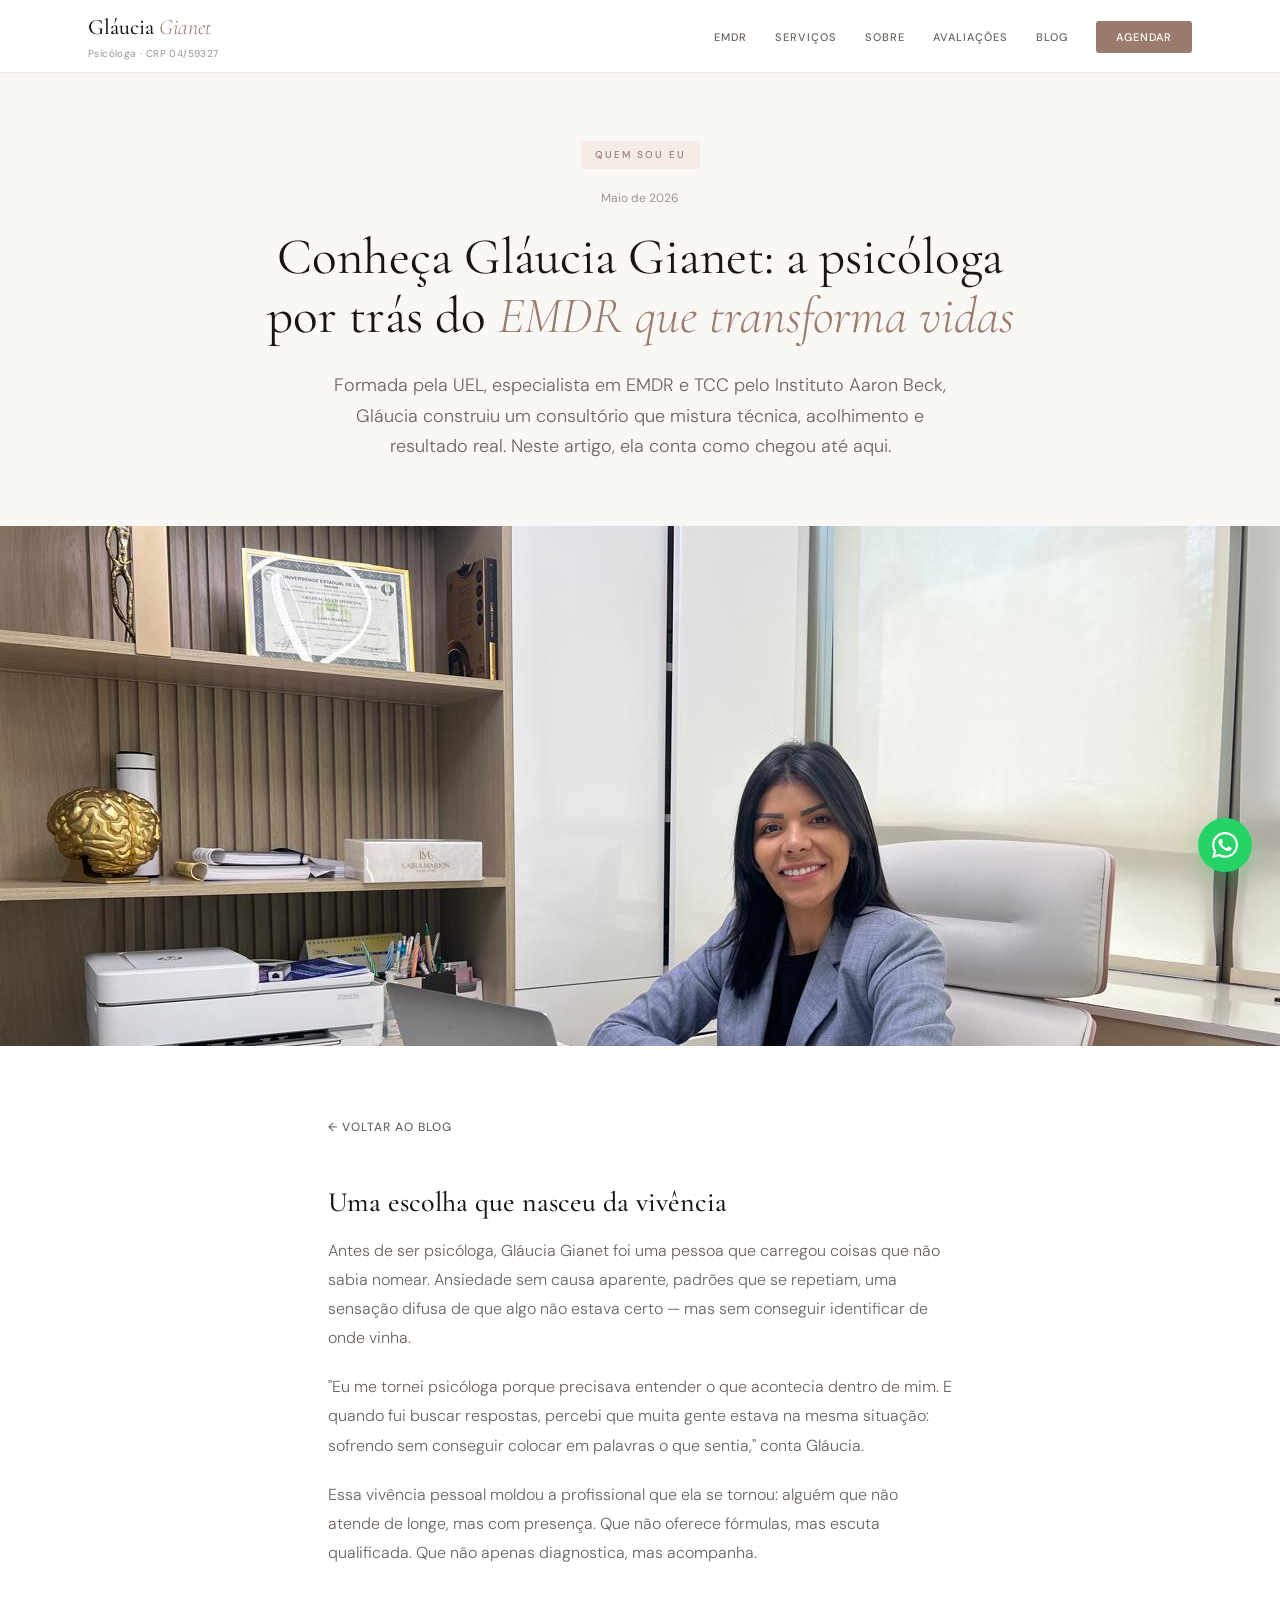
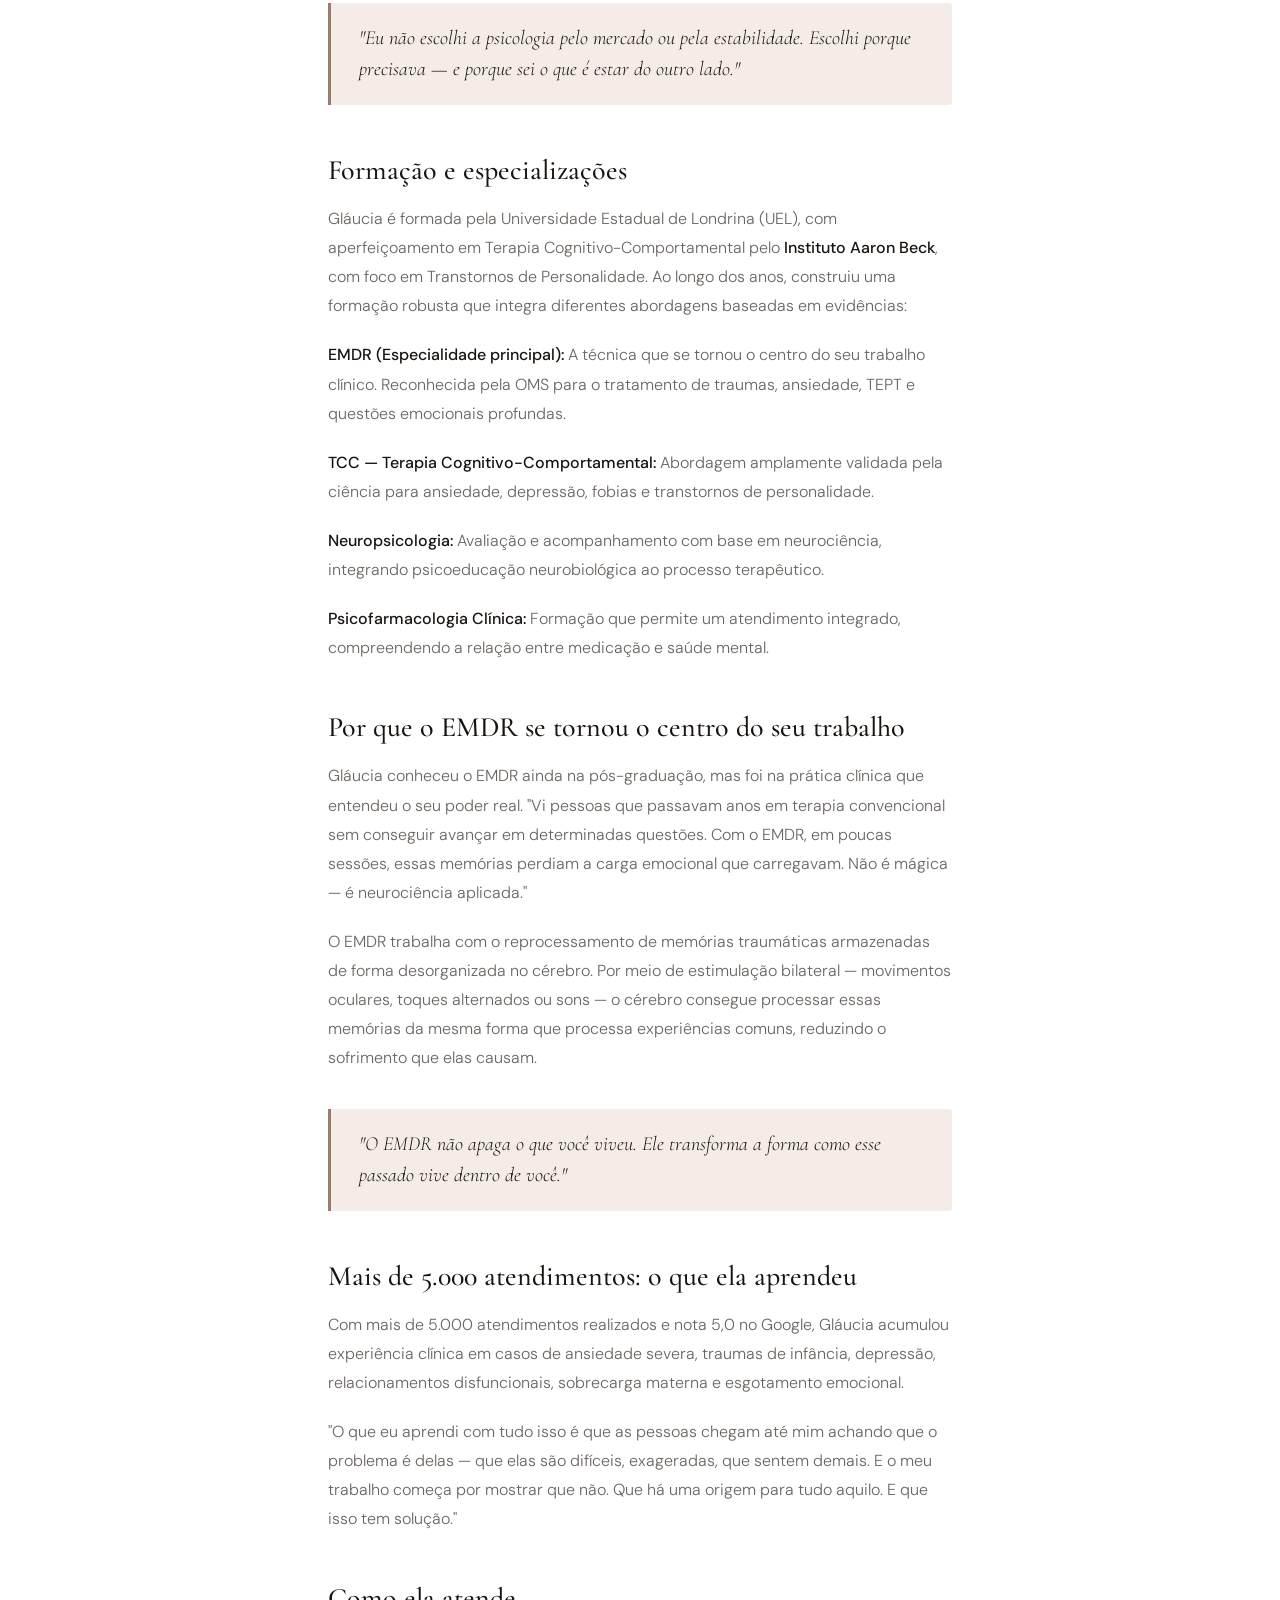
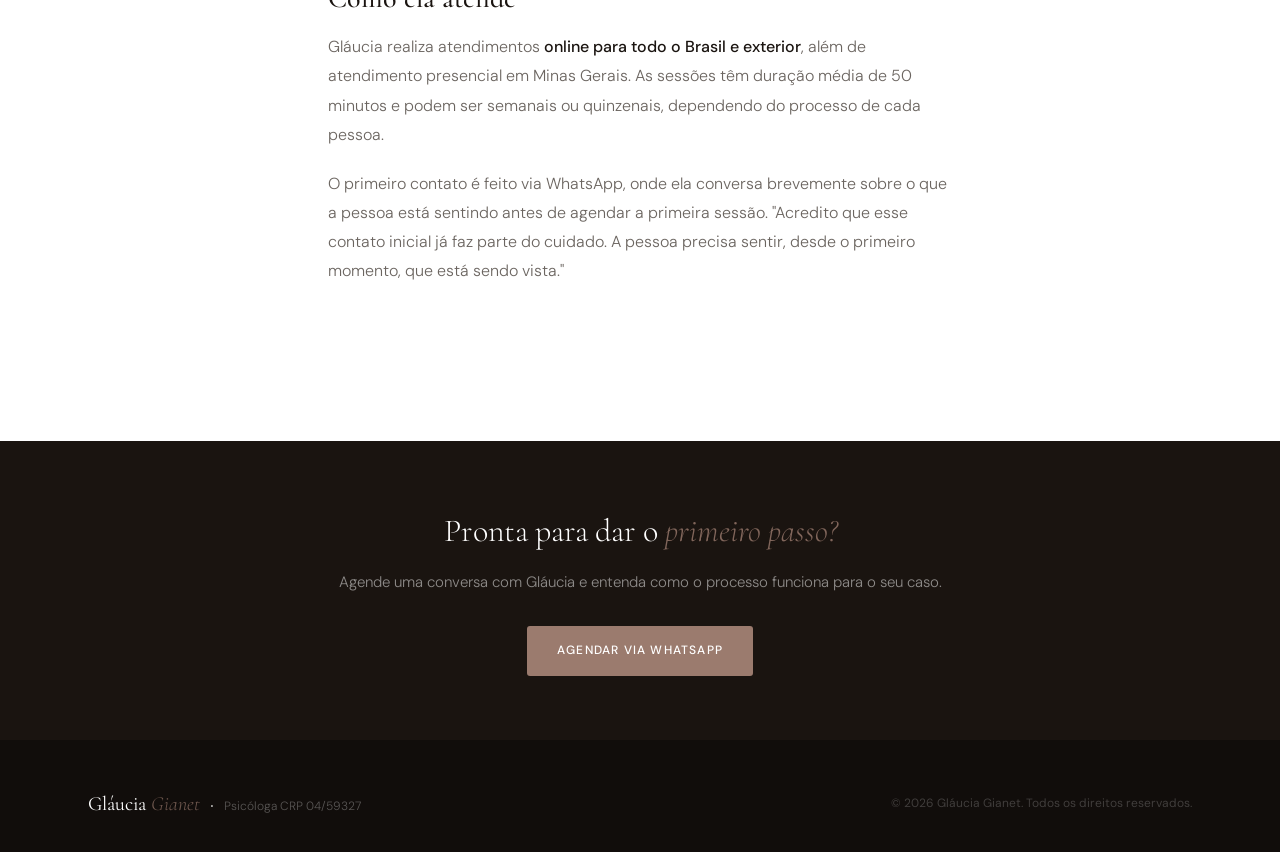
<file: artigo-1.html.html>
<!DOCTYPE html>
<html lang="pt-BR">
<head>
  <meta charset="UTF-8"/>
  <meta name="viewport" content="width=device-width, initial-scale=1.0"/>
  <meta name="description" content="Conheça Gláucia Gianet, psicóloga especialista em EMDR e TCC pelo Instituto Aaron Beck. A história de uma profissional que une técnica, acolhimento e resultado real."/>
  <title>Conheça Gláucia Gianet | Blog</title>
  <link rel="preconnect" href="https://fonts.googleapis.com"/>
  <link rel="preconnect" href="https://fonts.gstatic.com" crossorigin/>
  <link href="https://fonts.googleapis.com/css2?family=Cormorant+Garamond:ital,wght@0,300;0,400;0,500;0,600;1,300;1,400&family=DM+Sans:wght@300;400;500&display=swap" rel="stylesheet"/>
  <style>
    *,*::before,*::after{box-sizing:border-box;margin:0;padding:0}
    :root{color-scheme:light only;}
    html,body{color-scheme:light only!important;background-color:#FFFFFF!important}
    :root{
      --bg:#FFFFFF;--bg-alt:#FAF8F5;--bg-dark:#1A1410;
      --accent:#9B7B6E;--accent-lt:#F5ECE8;--accent-dk:#7A5F54;
      --text:#1A1410;--text-muted:#6B6560;--text-light:#9A9390;
      --border:#EDE5E0;--ff-d:'Cormorant Garamond',Georgia,serif;
      --ff-b:'DM Sans',system-ui,sans-serif;--max:1200px;
    }
    html{scroll-behavior:smooth}
    body{font-family:var(--ff-b);color:var(--text)!important;background:#FFFFFF!important;line-height:1.6;-webkit-font-smoothing:antialiased}
    img{display:block;max-width:100%}
    a{text-decoration:none;color:inherit}
    .wrap{max-width:var(--max);margin:0 auto;padding:0 48px}
    .btn{display:inline-flex;align-items:center;gap:8px;padding:15px 30px;font-family:var(--ff-b);font-size:12px;font-weight:500;letter-spacing:1.2px;text-transform:uppercase;transition:all .22s;cursor:pointer;border:none;border-radius:3px}
    .btn--p{background:var(--accent);color:#fff}
    .btn--p:hover{background:var(--accent-dk)}
    .btn--g{background:transparent;color:var(--text);border:1.5px solid var(--border)}
    .btn--g:hover{border-color:var(--accent);color:var(--accent)}
    /* NAV */
    .nav{position:fixed;top:0;left:0;right:0;z-index:100;background:rgba(255,255,255,.97)!important;backdrop-filter:blur(12px);border-bottom:1px solid var(--border);transition:box-shadow .3s}
    .nav.sc{box-shadow:0 4px 24px rgba(0,0,0,.06)}
    .nav-in{display:flex;align-items:center;justify-content:space-between;height:72px;max-width:var(--max);margin:0 auto;padding:0 48px}
    .nav-logo{font-family:var(--ff-d);font-size:22px;font-weight:500;color:var(--text)!important}
    .nav-logo em{font-style:italic;font-weight:300;color:var(--accent)}
    .nav-crp{font-size:10px;color:var(--text-light);letter-spacing:.4px;margin-top:1px}
    .nav-links{display:flex;align-items:center;gap:28px;list-style:none}
    .nav-links a{font-size:11px;font-weight:500;letter-spacing:1px;text-transform:uppercase;color:var(--text-muted);transition:color .2s}
    .nav-links a:hover{color:var(--accent)}
    .nav-cta{background:var(--accent)!important;color:#fff!important;padding:9px 20px;border-radius:3px}
    /* ARTICLE */
    .art-hero{padding:140px 0 64px;background:var(--bg-alt)!important;text-align:center}
    .art-tag{display:inline-block;font-size:10px;font-weight:500;text-transform:uppercase;letter-spacing:2px;color:var(--accent);background:var(--accent-lt);padding:6px 14px;border-radius:2px;margin-bottom:20px}
    .art-date{font-size:12px;color:var(--text-light);margin-bottom:20px}
    .art-title{font-family:var(--ff-d);font-size:clamp(32px,4vw,54px);font-weight:400;line-height:1.15;color:var(--text)!important;max-width:760px;margin:0 auto 24px}
    .art-title em{font-style:italic;color:var(--accent);font-weight:300}
    .art-intro{font-size:18px;line-height:1.7;color:var(--text-muted);max-width:620px;margin:0 auto;font-weight:300}
    .art-img{max-height:520px;overflow:hidden;margin-bottom:0}
    .art-img img{width:100%;height:520px;object-fit:cover;object-position:center 20%}
    .art-body{max-width:720px;margin:0 auto;padding:72px 48px}
    .art-body h2{font-family:var(--ff-d);font-size:28px;font-weight:500;color:var(--text)!important;margin:48px 0 16px;line-height:1.25}
    .art-body h3{font-family:var(--ff-d);font-size:22px;font-weight:500;color:var(--text)!important;margin:32px 0 12px}
    .art-body p{font-size:16px;line-height:1.82;color:var(--text-muted);margin-bottom:20px;font-weight:300}
    .art-body strong{font-weight:500;color:var(--text)}
    .art-quote{border-left:3px solid var(--accent);padding:20px 28px;margin:36px 0;background:var(--accent-lt)!important;border-radius:0 3px 3px 0}
    .art-quote p{font-family:var(--ff-d);font-size:20px;font-style:italic;font-weight:300;color:var(--text)!important;margin:0;line-height:1.55}
    .art-cta{background:var(--bg-dark)!important;padding:64px 48px;text-align:center;margin-top:64px}
    .art-cta h3{font-family:var(--ff-d);font-size:32px;font-weight:300;color:#fff!important;margin-bottom:14px}
    .art-cta h3 em{font-style:italic;color:rgba(155,123,110,.8)}
    .art-cta p{font-size:15px;color:rgba(255,255,255,.5);margin-bottom:32px;font-weight:300}
    .art-back{display:flex;align-items:center;gap:8px;font-size:12px;font-weight:500;text-transform:uppercase;letter-spacing:1px;color:var(--text-muted);margin-bottom:0}
    .art-back:hover{color:var(--accent)}
    .footer{background:#110D0B!important;padding:48px 0 32px}
    .foot-in{display:flex;justify-content:space-between;align-items:center}
    .foot-name{font-family:var(--ff-d);font-size:20px;font-weight:400;color:#fff!important}
    .foot-name em{font-style:italic;font-weight:300;color:rgba(155,123,110,.7)}
    .foot-copy{font-size:12px;color:rgba(255,255,255,.2)}
    .wpp-f{position:fixed;bottom:28px;right:28px;z-index:90;width:54px;height:54px;border-radius:50%;background:#25D366;display:flex;align-items:center;justify-content:center;box-shadow:0 8px 24px rgba(37,211,102,.3);transition:transform .2s}
    .wpp-f:hover{transform:scale(1.1)}
    .wpp-f svg{width:26px;height:26px;fill:#fff}
    @media(max-width:768px){.wrap{padding:0 24px}.nav-in{padding:0 24px}.nav-links{display:none}.art-body{padding:48px 24px}.art-hero{padding:110px 24px 48px}.art-cta{padding:48px 24px}.foot-in{flex-direction:column;gap:12px;text-align:center}}
  </style>
</head>
<body>

<nav class="nav" id="nav">
  <div class="nav-in">
    <div>
      <a href="/index.html" class="nav-logo">Gláucia <em>Gianet</em></a>
      <p class="nav-crp">Psicóloga · CRP 04/59327</p>
    </div>
    <ul class="nav-links">
      <li><a href="/index.html#emdr">EMDR</a></li>
      <li><a href="/index.html#servicos">Serviços</a></li>
      <li><a href="/index.html#sobre">Sobre</a></li>
      <li><a href="/index.html#avaliacoes">Avaliações</a></li>
      <li><a href="/index.html#blog">Blog</a></li>
      <li><a href="https://wa.me/5531997834890?text=Olá%2C%20Gláucia.%20Vi%20seu%20site%20e%20gostaria%20de%20saber%20mais%20sobre%20o%20atendimento." target="_blank" class="nav-cta">Agendar</a></li>
    </ul>
  </div>
</nav>

<section class="art-hero">
  <div class="wrap">
    <span class="art-tag">Quem sou eu</span>
    <div class="art-date">Maio de 2026</div>
    <h1 class="art-title">Conheça Gláucia Gianet: a psicóloga por trás do <em>EMDR que transforma vidas</em></h1>
    <p class="art-intro">Formada pela UEL, especialista em EMDR e TCC pelo Instituto Aaron Beck, Gláucia construiu um consultório que mistura técnica, acolhimento e resultado real. Neste artigo, ela conta como chegou até aqui.</p>
  </div>
</section>

<div class="art-img">
  <img src="/img/img-6.jpg" alt="Gláucia Gianet"/>
</div>

<div class="art-body">
  <a href="/index.html#blog" class="art-back">← Voltar ao blog</a>

  <h2>Uma escolha que nasceu da vivência</h2>
  <p>Antes de ser psicóloga, Gláucia Gianet foi uma pessoa que carregou coisas que não sabia nomear. Ansiedade sem causa aparente, padrões que se repetiam, uma sensação difusa de que algo não estava certo — mas sem conseguir identificar de onde vinha.</p>
  <p>"Eu me tornei psicóloga porque precisava entender o que acontecia dentro de mim. E quando fui buscar respostas, percebi que muita gente estava na mesma situação: sofrendo sem conseguir colocar em palavras o que sentia," conta Gláucia.</p>
  <p>Essa vivência pessoal moldou a profissional que ela se tornou: alguém que não atende de longe, mas com presença. Que não oferece fórmulas, mas escuta qualificada. Que não apenas diagnostica, mas acompanha.</p>

  <div class="art-quote"><p>"Eu não escolhi a psicologia pelo mercado ou pela estabilidade. Escolhi porque precisava — e porque sei o que é estar do outro lado."</p></div>

  <h2>Formação e especializações</h2>
  <p>Gláucia é formada pela Universidade Estadual de Londrina (UEL), com aperfeiçoamento em Terapia Cognitivo-Comportamental pelo <strong>Instituto Aaron Beck</strong>, com foco em Transtornos de Personalidade. Ao longo dos anos, construiu uma formação robusta que integra diferentes abordagens baseadas em evidências:</p>
  <p><strong>EMDR (Especialidade principal):</strong> A técnica que se tornou o centro do seu trabalho clínico. Reconhecida pela OMS para o tratamento de traumas, ansiedade, TEPT e questões emocionais profundas.</p>
  <p><strong>TCC — Terapia Cognitivo-Comportamental:</strong> Abordagem amplamente validada pela ciência para ansiedade, depressão, fobias e transtornos de personalidade.</p>
  <p><strong>Neuropsicologia:</strong> Avaliação e acompanhamento com base em neurociência, integrando psicoeducação neurobiológica ao processo terapêutico.</p>
  <p><strong>Psicofarmacologia Clínica:</strong> Formação que permite um atendimento integrado, compreendendo a relação entre medicação e saúde mental.</p>

  <h2>Por que o EMDR se tornou o centro do seu trabalho</h2>
  <p>Gláucia conheceu o EMDR ainda na pós-graduação, mas foi na prática clínica que entendeu o seu poder real. "Vi pessoas que passavam anos em terapia convencional sem conseguir avançar em determinadas questões. Com o EMDR, em poucas sessões, essas memórias perdiam a carga emocional que carregavam. Não é mágica — é neurociência aplicada."</p>
  <p>O EMDR trabalha com o reprocessamento de memórias traumáticas armazenadas de forma desorganizada no cérebro. Por meio de estimulação bilateral — movimentos oculares, toques alternados ou sons — o cérebro consegue processar essas memórias da mesma forma que processa experiências comuns, reduzindo o sofrimento que elas causam.</p>

  <div class="art-quote"><p>"O EMDR não apaga o que você viveu. Ele transforma a forma como esse passado vive dentro de você."</p></div>

  <h2>Mais de 5.000 atendimentos: o que ela aprendeu</h2>
  <p>Com mais de 5.000 atendimentos realizados e nota 5,0 no Google, Gláucia acumulou experiência clínica em casos de ansiedade severa, traumas de infância, depressão, relacionamentos disfuncionais, sobrecarga materna e esgotamento emocional.</p>
  <p>"O que eu aprendi com tudo isso é que as pessoas chegam até mim achando que o problema é delas — que elas são difíceis, exageradas, que sentem demais. E o meu trabalho começa por mostrar que não. Que há uma origem para tudo aquilo. E que isso tem solução."</p>

  <h2>Como ela atende</h2>
  <p>Gláucia realiza atendimentos <strong>online para todo o Brasil e exterior</strong>, além de atendimento presencial em Minas Gerais. As sessões têm duração média de 50 minutos e podem ser semanais ou quinzenais, dependendo do processo de cada pessoa.</p>
  <p>O primeiro contato é feito via WhatsApp, onde ela conversa brevemente sobre o que a pessoa está sentindo antes de agendar a primeira sessão. "Acredito que esse contato inicial já faz parte do cuidado. A pessoa precisa sentir, desde o primeiro momento, que está sendo vista."</p>
</div>

<div class="art-cta">
  <div class="wrap">
    <h3>Pronta para dar o <em>primeiro passo?</em></h3>
    <p>Agende uma conversa com Gláucia e entenda como o processo funciona para o seu caso.</p>
    <a href="https://wa.me/5531997834890?text=Olá%2C%20Gláucia.%20Li%20o%20artigo%20sobre%20você%20e%20gostaria%20de%20agendar%20uma%20conversa." target="_blank" class="btn btn--p">Agendar via WhatsApp</a>
  </div>
</div>

<footer class="footer">
  <div class="wrap">
    <div class="foot-in">
      <div class="foot-name">Gláucia <em>Gianet</em> &nbsp;·&nbsp; <span style="font-family:var(--ff-b);font-size:12px;color:rgba(255,255,255,.3);font-weight:300">Psicóloga CRP 04/59327</span></div>
      <p class="foot-copy">© 2026 Gláucia Gianet. Todos os direitos reservados.</p>
    </div>
  </div>
</footer>

<a href="https://wa.me/5531997834890" target="_blank" class="wpp-f" aria-label="WhatsApp">
  <svg viewBox="0 0 24 24"><path d="M17.472 14.382c-.297-.149-1.758-.867-2.03-.967-.273-.099-.471-.148-.67.15-.197.297-.767.966-.94 1.164-.173.199-.347.223-.644.075-.297-.15-1.255-.463-2.39-1.475-.883-.788-1.48-1.761-1.653-2.059-.173-.297-.018-.458.13-.606.134-.133.298-.347.446-.52.149-.174.198-.298.298-.497.099-.198.05-.371-.025-.52-.075-.149-.669-1.612-.916-2.207-.242-.579-.487-.5-.669-.51-.173-.008-.371-.01-.57-.01-.198 0-.52.074-.792.372-.272.297-1.04 1.016-1.04 2.479 0 1.462 1.065 2.875 1.213 3.074.149.198 2.096 3.2 5.077 4.487.709.306 1.262.489 1.694.625.712.227 1.36.195 1.871.118.571-.085 1.758-.719 2.006-1.413.248-.694.248-1.289.173-1.413-.074-.124-.272-.198-.57-.347m-5.421 7.403h-.004a9.87 9.87 0 01-5.031-1.378l-.361-.214-3.741.982.998-3.648-.235-.374a9.86 9.86 0 01-1.51-5.26c.001-5.45 4.436-9.884 9.888-9.884 2.64 0 5.122 1.03 6.988 2.898a9.825 9.825 0 012.893 6.994c-.003 5.45-4.437 9.884-9.885 9.884m8.413-18.297A11.815 11.815 0 0012.05 0C5.495 0 .16 5.335.157 11.892c0 2.096.547 4.142 1.588 5.945L.057 24l6.305-1.654a11.882 11.882 0 005.683 1.448h.005c6.554 0 11.89-5.335 11.893-11.893a11.821 11.821 0 00-3.48-8.413z"/></svg>
</a>
<script>const nv=document.getElementById('nav');window.addEventListener('scroll',()=>nv.classList.toggle('sc',window.scrollY>40));</script>
</body>
</html>
</file>
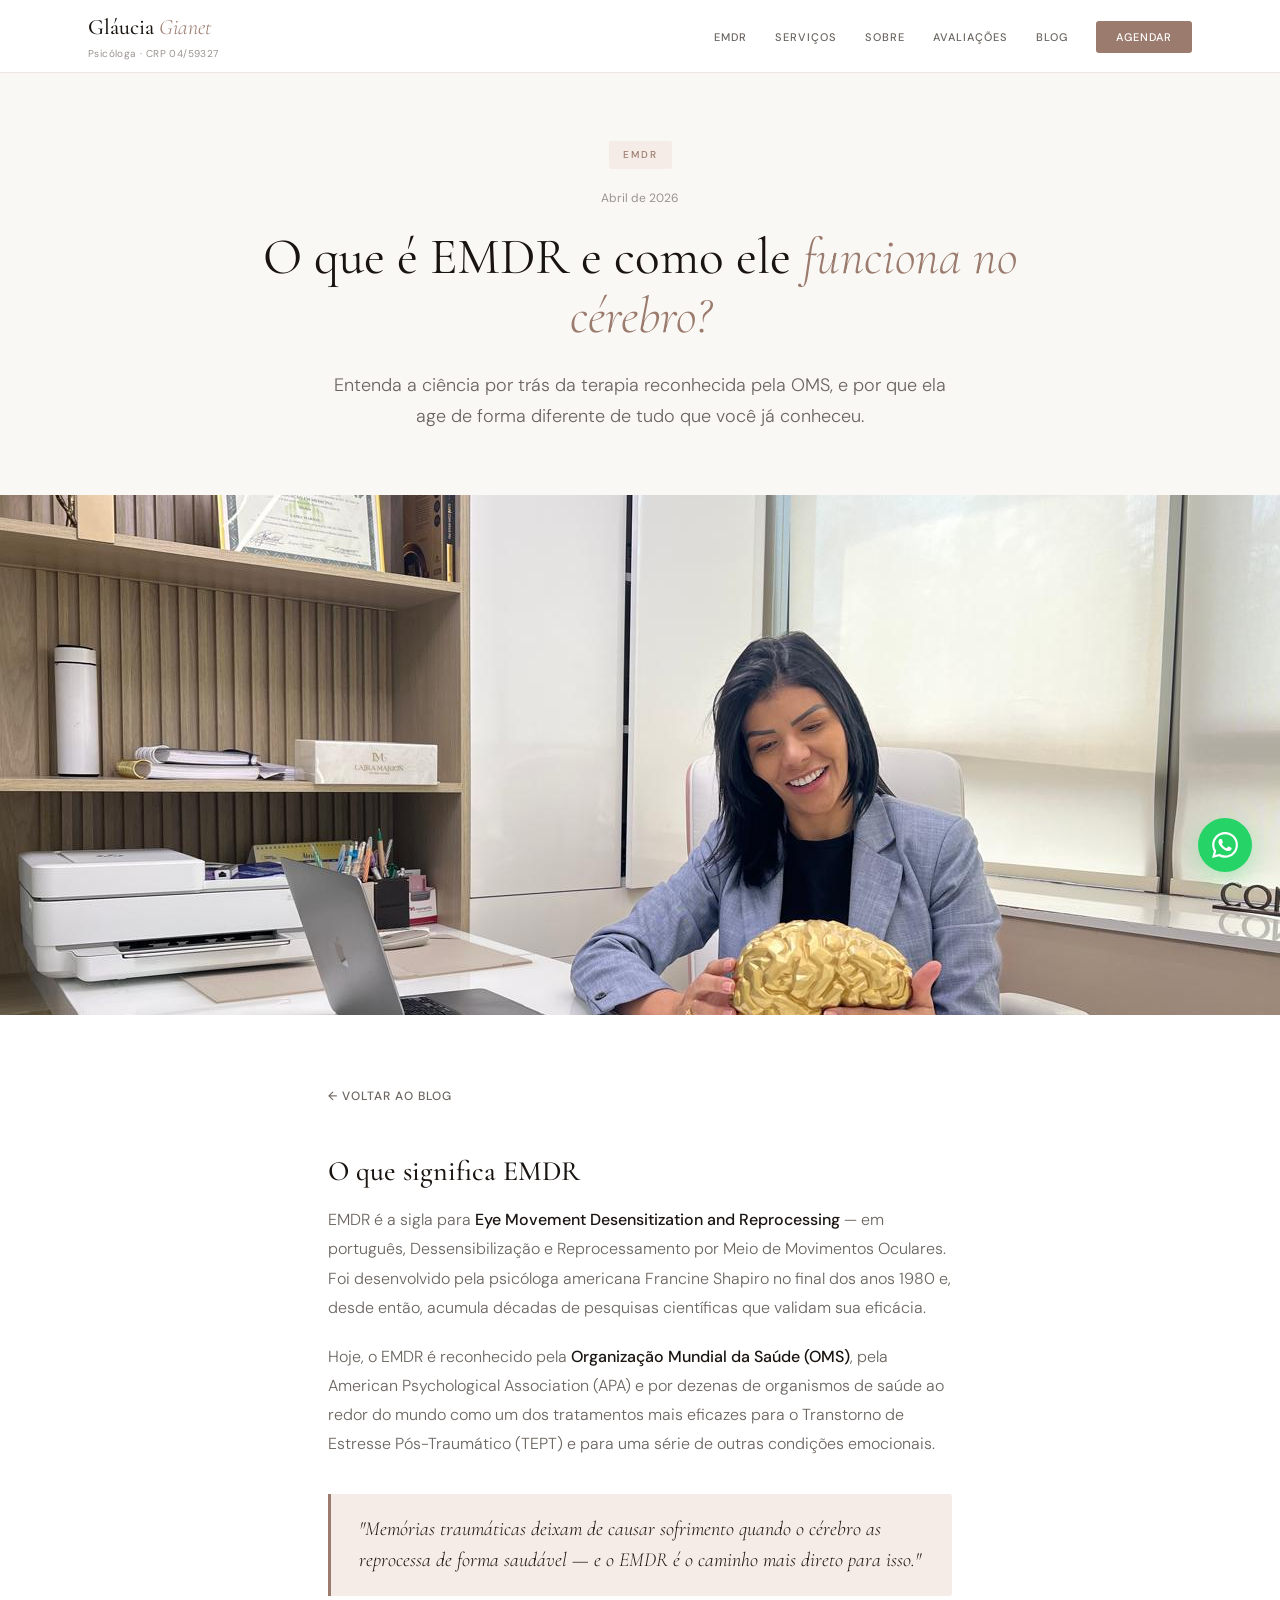
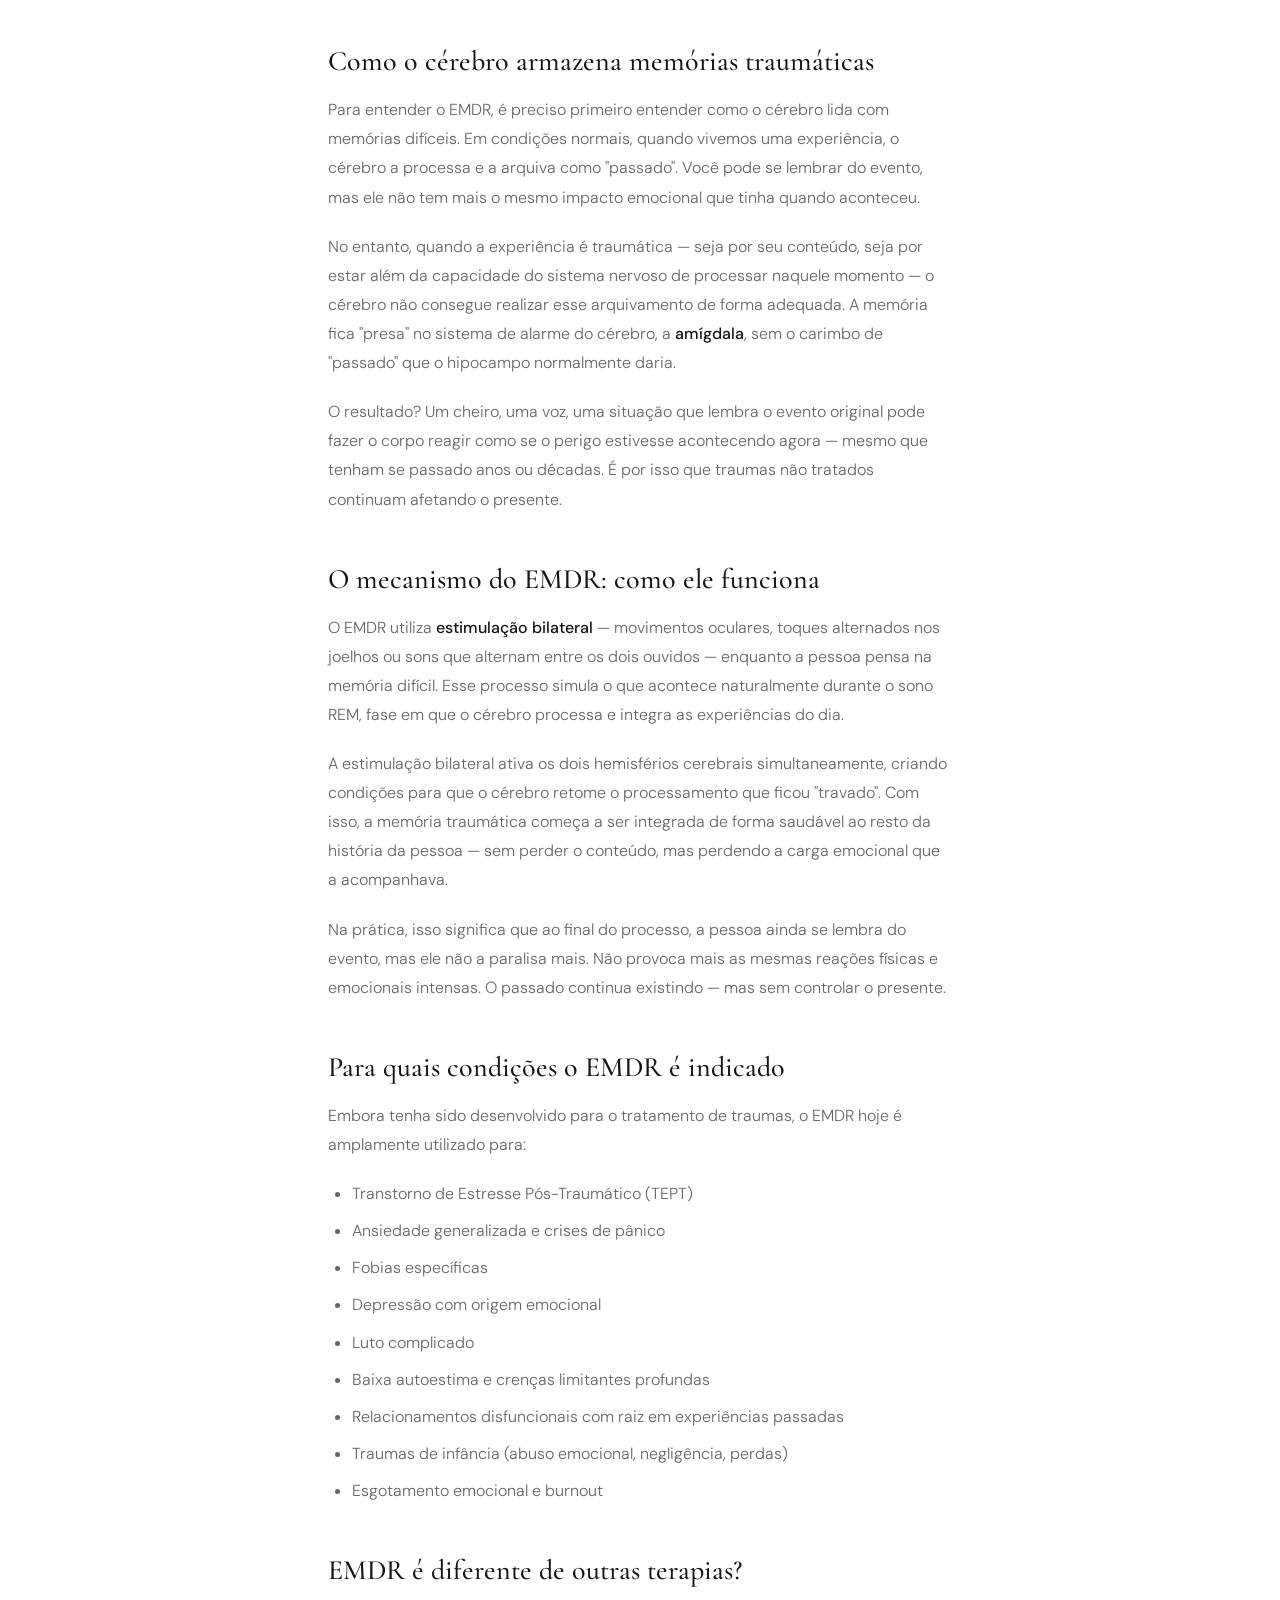
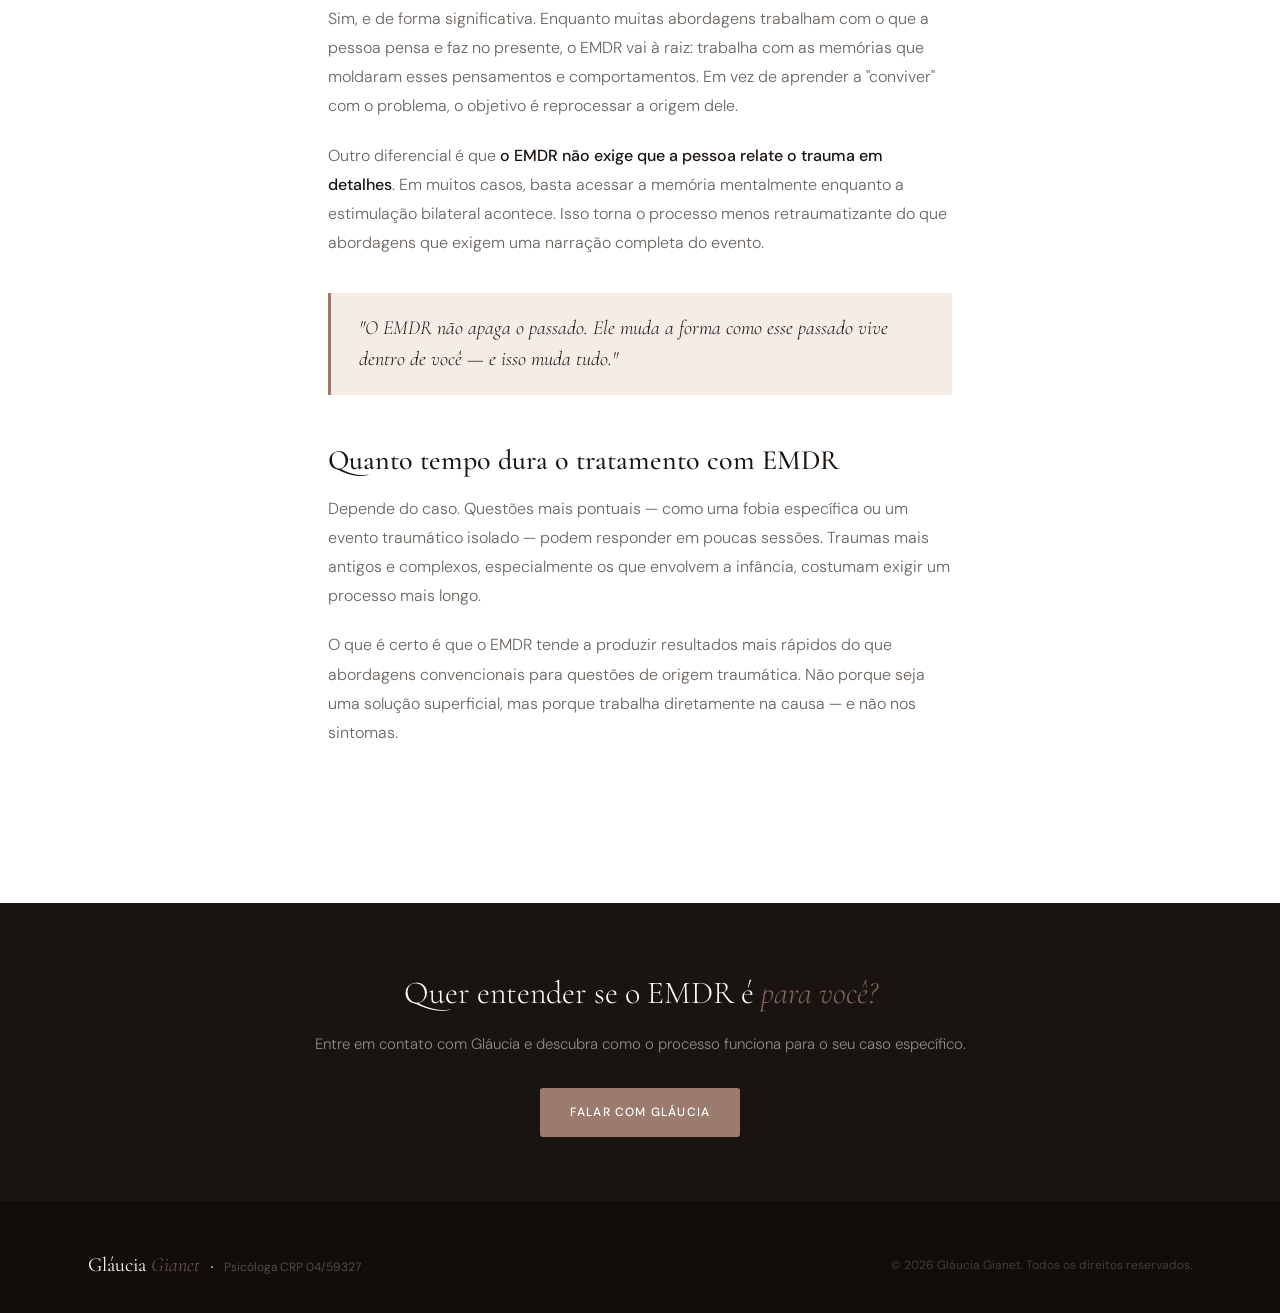
<file: artigo-2.html.html>
<!DOCTYPE html>
<html lang="pt-BR">
<head>
  <meta charset="UTF-8"/>
  <meta name="viewport" content="width=device-width, initial-scale=1.0"/>
  <meta name="description" content="Entenda o que é EMDR, como ele funciona no cérebro e por que é reconhecido pela OMS como uma das abordagens mais eficazes para o tratamento de traumas."/>
  <title>O que é EMDR e como funciona no cérebro? | Blog</title>
  <link rel="preconnect" href="https://fonts.googleapis.com"/>
  <link rel="preconnect" href="https://fonts.gstatic.com" crossorigin/>
  <link href="https://fonts.googleapis.com/css2?family=Cormorant+Garamond:ital,wght@0,300;0,400;0,500;0,600;1,300;1,400&family=DM+Sans:wght@300;400;500&display=swap" rel="stylesheet"/>
  <style>
    *,*::before,*::after{box-sizing:border-box;margin:0;padding:0}
    :root{color-scheme:light only;}
    html,body{color-scheme:light only!important;background-color:#FFFFFF!important}
    :root{--bg:#FFFFFF;--bg-alt:#FAF8F5;--bg-dark:#1A1410;--accent:#9B7B6E;--accent-lt:#F5ECE8;--accent-dk:#7A5F54;--text:#1A1410;--text-muted:#6B6560;--text-light:#9A9390;--border:#EDE5E0;--ff-d:'Cormorant Garamond',Georgia,serif;--ff-b:'DM Sans',system-ui,sans-serif;--max:1200px;}
    html{scroll-behavior:smooth}
    body{font-family:var(--ff-b);color:var(--text)!important;background:#FFFFFF!important;line-height:1.6;-webkit-font-smoothing:antialiased}
    img{display:block;max-width:100%}
    a{text-decoration:none;color:inherit}
    .wrap{max-width:var(--max);margin:0 auto;padding:0 48px}
    .btn{display:inline-flex;align-items:center;gap:8px;padding:15px 30px;font-family:var(--ff-b);font-size:12px;font-weight:500;letter-spacing:1.2px;text-transform:uppercase;transition:all .22s;cursor:pointer;border:none;border-radius:3px}
    .btn--p{background:var(--accent);color:#fff}
    .btn--p:hover{background:var(--accent-dk)}
    .nav{position:fixed;top:0;left:0;right:0;z-index:100;background:rgba(255,255,255,.97)!important;backdrop-filter:blur(12px);border-bottom:1px solid var(--border);transition:box-shadow .3s}
    .nav.sc{box-shadow:0 4px 24px rgba(0,0,0,.06)}
    .nav-in{display:flex;align-items:center;justify-content:space-between;height:72px;max-width:var(--max);margin:0 auto;padding:0 48px}
    .nav-logo{font-family:var(--ff-d);font-size:22px;font-weight:500;color:var(--text)!important}
    .nav-logo em{font-style:italic;font-weight:300;color:var(--accent)}
    .nav-crp{font-size:10px;color:var(--text-light);letter-spacing:.4px;margin-top:1px}
    .nav-links{display:flex;align-items:center;gap:28px;list-style:none}
    .nav-links a{font-size:11px;font-weight:500;letter-spacing:1px;text-transform:uppercase;color:var(--text-muted);transition:color .2s}
    .nav-links a:hover{color:var(--accent)}
    .nav-cta{background:var(--accent)!important;color:#fff!important;padding:9px 20px;border-radius:3px}
    .art-hero{padding:140px 0 64px;background:var(--bg-alt)!important;text-align:center}
    .art-tag{display:inline-block;font-size:10px;font-weight:500;text-transform:uppercase;letter-spacing:2px;color:var(--accent);background:var(--accent-lt);padding:6px 14px;border-radius:2px;margin-bottom:20px}
    .art-date{font-size:12px;color:var(--text-light);margin-bottom:20px}
    .art-title{font-family:var(--ff-d);font-size:clamp(32px,4vw,54px);font-weight:400;line-height:1.15;color:var(--text)!important;max-width:760px;margin:0 auto 24px}
    .art-title em{font-style:italic;color:var(--accent);font-weight:300}
    .art-intro{font-size:18px;line-height:1.7;color:var(--text-muted);max-width:620px;margin:0 auto;font-weight:300}
    .art-img{max-height:520px;overflow:hidden}
    .art-img img{width:100%;height:520px;object-fit:cover;object-position:center 30%}
    .art-body{max-width:720px;margin:0 auto;padding:72px 48px}
    .art-body h2{font-family:var(--ff-d);font-size:28px;font-weight:500;color:var(--text)!important;margin:48px 0 16px;line-height:1.25}
    .art-body h3{font-family:var(--ff-d);font-size:22px;font-weight:500;color:var(--text)!important;margin:32px 0 12px}
    .art-body p{font-size:16px;line-height:1.82;color:var(--text-muted);margin-bottom:20px;font-weight:300}
    .art-body strong{font-weight:500;color:var(--text)}
    .art-body ul{margin:0 0 20px 24px}
    .art-body li{font-size:16px;line-height:1.82;color:var(--text-muted);margin-bottom:8px;font-weight:300}
    .art-quote{border-left:3px solid var(--accent);padding:20px 28px;margin:36px 0;background:var(--accent-lt)!important;border-radius:0 3px 3px 0}
    .art-quote p{font-family:var(--ff-d);font-size:20px;font-style:italic;font-weight:300;color:var(--text)!important;margin:0;line-height:1.55}
    .art-cta{background:var(--bg-dark)!important;padding:64px 48px;text-align:center;margin-top:64px}
    .art-cta h3{font-family:var(--ff-d);font-size:32px;font-weight:300;color:#fff!important;margin-bottom:14px}
    .art-cta h3 em{font-style:italic;color:rgba(155,123,110,.8)}
    .art-cta p{font-size:15px;color:rgba(255,255,255,.5);margin-bottom:32px;font-weight:300}
    .art-back{display:flex;align-items:center;gap:8px;font-size:12px;font-weight:500;text-transform:uppercase;letter-spacing:1px;color:var(--text-muted);margin-bottom:0}
    .art-back:hover{color:var(--accent)}
    .footer{background:#110D0B!important;padding:48px 0 32px}
    .foot-in{display:flex;justify-content:space-between;align-items:center}
    .foot-name{font-family:var(--ff-d);font-size:20px;font-weight:400;color:#fff!important}
    .foot-name em{font-style:italic;font-weight:300;color:rgba(155,123,110,.7)}
    .foot-copy{font-size:12px;color:rgba(255,255,255,.2)}
    .wpp-f{position:fixed;bottom:28px;right:28px;z-index:90;width:54px;height:54px;border-radius:50%;background:#25D366;display:flex;align-items:center;justify-content:center;box-shadow:0 8px 24px rgba(37,211,102,.3);transition:transform .2s}
    .wpp-f:hover{transform:scale(1.1)}
    .wpp-f svg{width:26px;height:26px;fill:#fff}
    @media(max-width:768px){.wrap{padding:0 24px}.nav-in{padding:0 24px}.nav-links{display:none}.art-body{padding:48px 24px}.art-hero{padding:110px 24px 48px}.art-cta{padding:48px 24px}.foot-in{flex-direction:column;gap:12px;text-align:center}}
  </style>
</head>
<body>
<nav class="nav" id="nav">
  <div class="nav-in">
    <div>
      <a href="/index.html" class="nav-logo">Gláucia <em>Gianet</em></a>
      <p class="nav-crp">Psicóloga · CRP 04/59327</p>
    </div>
    <ul class="nav-links">
      <li><a href="/index.html#emdr">EMDR</a></li>
      <li><a href="/index.html#servicos">Serviços</a></li>
      <li><a href="/index.html#sobre">Sobre</a></li>
      <li><a href="/index.html#avaliacoes">Avaliações</a></li>
      <li><a href="/index.html#blog">Blog</a></li>
      <li><a href="https://wa.me/5531997834890?text=Olá%2C%20Gláucia.%20Vi%20seu%20site%20e%20gostaria%20de%20saber%20mais%20sobre%20o%20atendimento." target="_blank" class="nav-cta">Agendar</a></li>
    </ul>
  </div>
</nav>

<section class="art-hero">
  <div class="wrap">
    <span class="art-tag">EMDR</span>
    <div class="art-date">Abril de 2026</div>
    <h1 class="art-title">O que é EMDR e como ele <em>funciona no cérebro?</em></h1>
    <p class="art-intro">Entenda a ciência por trás da terapia reconhecida pela OMS, e por que ela age de forma diferente de tudo que você já conheceu.</p>
  </div>
</section>

<div class="art-img">
  <img src="/img/img-7.jpg" alt="O que é EMDR"/>
</div>

<div class="art-body">
  <a href="/index.html#blog" class="art-back">← Voltar ao blog</a>

  <h2>O que significa EMDR</h2>
  <p>EMDR é a sigla para <strong>Eye Movement Desensitization and Reprocessing</strong> — em português, Dessensibilização e Reprocessamento por Meio de Movimentos Oculares. Foi desenvolvido pela psicóloga americana Francine Shapiro no final dos anos 1980 e, desde então, acumula décadas de pesquisas científicas que validam sua eficácia.</p>
  <p>Hoje, o EMDR é reconhecido pela <strong>Organização Mundial da Saúde (OMS)</strong>, pela American Psychological Association (APA) e por dezenas de organismos de saúde ao redor do mundo como um dos tratamentos mais eficazes para o Transtorno de Estresse Pós-Traumático (TEPT) e para uma série de outras condições emocionais.</p>

  <div class="art-quote"><p>"Memórias traumáticas deixam de causar sofrimento quando o cérebro as reprocessa de forma saudável — e o EMDR é o caminho mais direto para isso."</p></div>

  <h2>Como o cérebro armazena memórias traumáticas</h2>
  <p>Para entender o EMDR, é preciso primeiro entender como o cérebro lida com memórias difíceis. Em condições normais, quando vivemos uma experiência, o cérebro a processa e a arquiva como "passado". Você pode se lembrar do evento, mas ele não tem mais o mesmo impacto emocional que tinha quando aconteceu.</p>
  <p>No entanto, quando a experiência é traumática — seja por seu conteúdo, seja por estar além da capacidade do sistema nervoso de processar naquele momento — o cérebro não consegue realizar esse arquivamento de forma adequada. A memória fica "presa" no sistema de alarme do cérebro, a <strong>amígdala</strong>, sem o carimbo de "passado" que o hipocampo normalmente daria.</p>
  <p>O resultado? Um cheiro, uma voz, uma situação que lembra o evento original pode fazer o corpo reagir como se o perigo estivesse acontecendo agora — mesmo que tenham se passado anos ou décadas. É por isso que traumas não tratados continuam afetando o presente.</p>

  <h2>O mecanismo do EMDR: como ele funciona</h2>
  <p>O EMDR utiliza <strong>estimulação bilateral</strong> — movimentos oculares, toques alternados nos joelhos ou sons que alternam entre os dois ouvidos — enquanto a pessoa pensa na memória difícil. Esse processo simula o que acontece naturalmente durante o sono REM, fase em que o cérebro processa e integra as experiências do dia.</p>
  <p>A estimulação bilateral ativa os dois hemisférios cerebrais simultaneamente, criando condições para que o cérebro retome o processamento que ficou "travado". Com isso, a memória traumática começa a ser integrada de forma saudável ao resto da história da pessoa — sem perder o conteúdo, mas perdendo a carga emocional que a acompanhava.</p>
  <p>Na prática, isso significa que ao final do processo, a pessoa ainda se lembra do evento, mas ele não a paralisa mais. Não provoca mais as mesmas reações físicas e emocionais intensas. O passado continua existindo — mas sem controlar o presente.</p>

  <h2>Para quais condições o EMDR é indicado</h2>
  <p>Embora tenha sido desenvolvido para o tratamento de traumas, o EMDR hoje é amplamente utilizado para:</p>
  <ul>
    <li>Transtorno de Estresse Pós-Traumático (TEPT)</li>
    <li>Ansiedade generalizada e crises de pânico</li>
    <li>Fobias específicas</li>
    <li>Depressão com origem emocional</li>
    <li>Luto complicado</li>
    <li>Baixa autoestima e crenças limitantes profundas</li>
    <li>Relacionamentos disfuncionais com raiz em experiências passadas</li>
    <li>Traumas de infância (abuso emocional, negligência, perdas)</li>
    <li>Esgotamento emocional e burnout</li>
  </ul>

  <h2>EMDR é diferente de outras terapias?</h2>
  <p>Sim, e de forma significativa. Enquanto muitas abordagens trabalham com o que a pessoa pensa e faz no presente, o EMDR vai à raiz: trabalha com as memórias que moldaram esses pensamentos e comportamentos. Em vez de aprender a "conviver" com o problema, o objetivo é reprocessar a origem dele.</p>
  <p>Outro diferencial é que <strong>o EMDR não exige que a pessoa relate o trauma em detalhes</strong>. Em muitos casos, basta acessar a memória mentalmente enquanto a estimulação bilateral acontece. Isso torna o processo menos retraumatizante do que abordagens que exigem uma narração completa do evento.</p>

  <div class="art-quote"><p>"O EMDR não apaga o passado. Ele muda a forma como esse passado vive dentro de você — e isso muda tudo."</p></div>

  <h2>Quanto tempo dura o tratamento com EMDR</h2>
  <p>Depende do caso. Questões mais pontuais — como uma fobia específica ou um evento traumático isolado — podem responder em poucas sessões. Traumas mais antigos e complexos, especialmente os que envolvem a infância, costumam exigir um processo mais longo.</p>
  <p>O que é certo é que o EMDR tende a produzir resultados mais rápidos do que abordagens convencionais para questões de origem traumática. Não porque seja uma solução superficial, mas porque trabalha diretamente na causa — e não nos sintomas.</p>
</div>

<div class="art-cta">
  <div class="wrap">
    <h3>Quer entender se o EMDR é <em>para você?</em></h3>
    <p>Entre em contato com Gláucia e descubra como o processo funciona para o seu caso específico.</p>
    <a href="https://wa.me/5531997834890?text=Olá%2C%20Gláucia.%20Li%20o%20artigo%20sobre%20EMDR%20e%20fiquei%20curiosa.%20Posso%20tirar%20algumas%20dúvidas%3F" target="_blank" class="btn btn--p">Falar com Gláucia</a>
  </div>
</div>

<footer class="footer">
  <div class="wrap">
    <div class="foot-in">
      <div class="foot-name">Gláucia <em>Gianet</em> &nbsp;·&nbsp; <span style="font-family:var(--ff-b);font-size:12px;color:rgba(255,255,255,.3);font-weight:300">Psicóloga CRP 04/59327</span></div>
      <p class="foot-copy">© 2026 Gláucia Gianet. Todos os direitos reservados.</p>
    </div>
  </div>
</footer>

<a href="https://wa.me/5531997834890" target="_blank" class="wpp-f" aria-label="WhatsApp">
  <svg viewBox="0 0 24 24"><path d="M17.472 14.382c-.297-.149-1.758-.867-2.03-.967-.273-.099-.471-.148-.67.15-.197.297-.767.966-.94 1.164-.173.199-.347.223-.644.075-.297-.15-1.255-.463-2.39-1.475-.883-.788-1.48-1.761-1.653-2.059-.173-.297-.018-.458.13-.606.134-.133.298-.347.446-.52.149-.174.198-.298.298-.497.099-.198.05-.371-.025-.52-.075-.149-.669-1.612-.916-2.207-.242-.579-.487-.5-.669-.51-.173-.008-.371-.01-.57-.01-.198 0-.52.074-.792.372-.272.297-1.04 1.016-1.04 2.479 0 1.462 1.065 2.875 1.213 3.074.149.198 2.096 3.2 5.077 4.487.709.306 1.262.489 1.694.625.712.227 1.36.195 1.871.118.571-.085 1.758-.719 2.006-1.413.248-.694.248-1.289.173-1.413-.074-.124-.272-.198-.57-.347m-5.421 7.403h-.004a9.87 9.87 0 01-5.031-1.378l-.361-.214-3.741.982.998-3.648-.235-.374a9.86 9.86 0 01-1.51-5.26c.001-5.45 4.436-9.884 9.888-9.884 2.64 0 5.122 1.03 6.988 2.898a9.825 9.825 0 012.893 6.994c-.003 5.45-4.437 9.884-9.885 9.884m8.413-18.297A11.815 11.815 0 0012.05 0C5.495 0 .16 5.335.157 11.892c0 2.096.547 4.142 1.588 5.945L.057 24l6.305-1.654a11.882 11.882 0 005.683 1.448h.005c6.554 0 11.89-5.335 11.893-11.893a11.821 11.821 0 00-3.48-8.413z"/></svg>
</a>
<script>const nv=document.getElementById('nav');window.addEventListener('scroll',()=>nv.classList.toggle('sc',window.scrollY>40));</script>
</body>
</html>
</file>
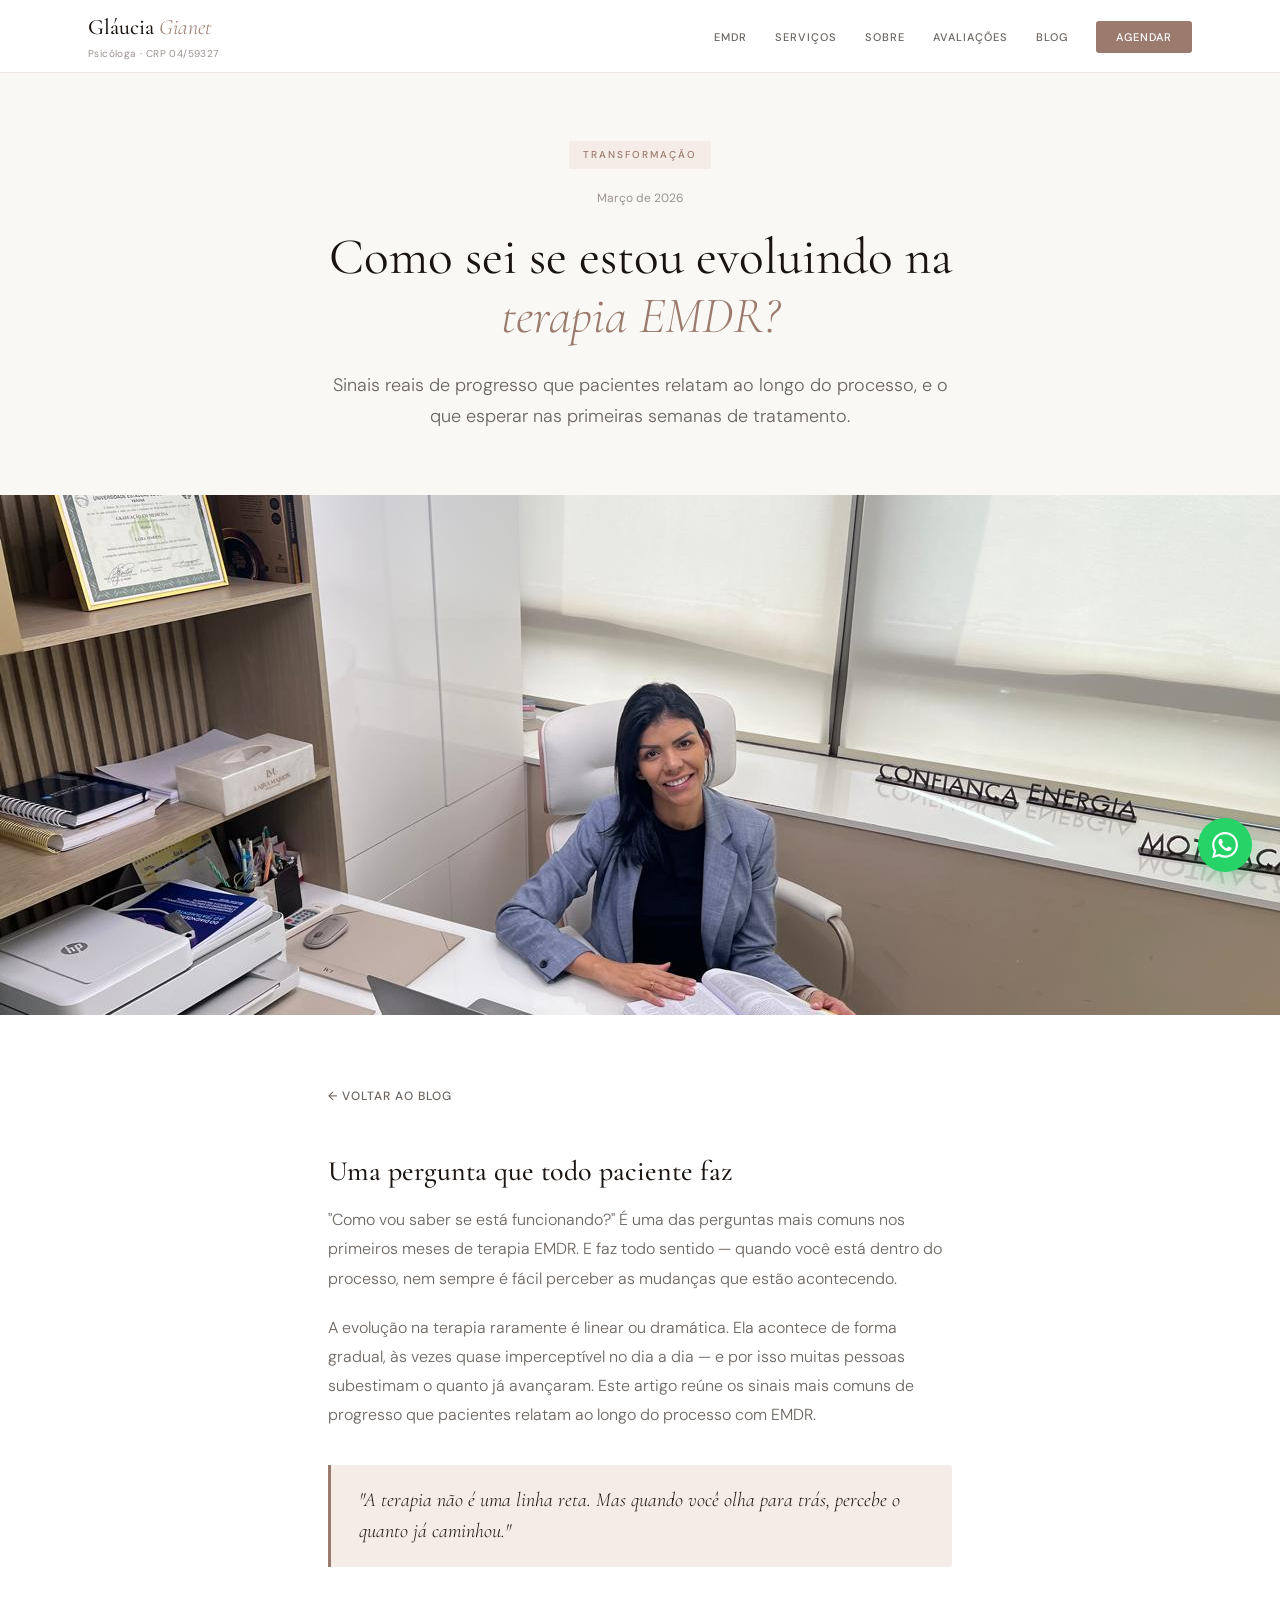
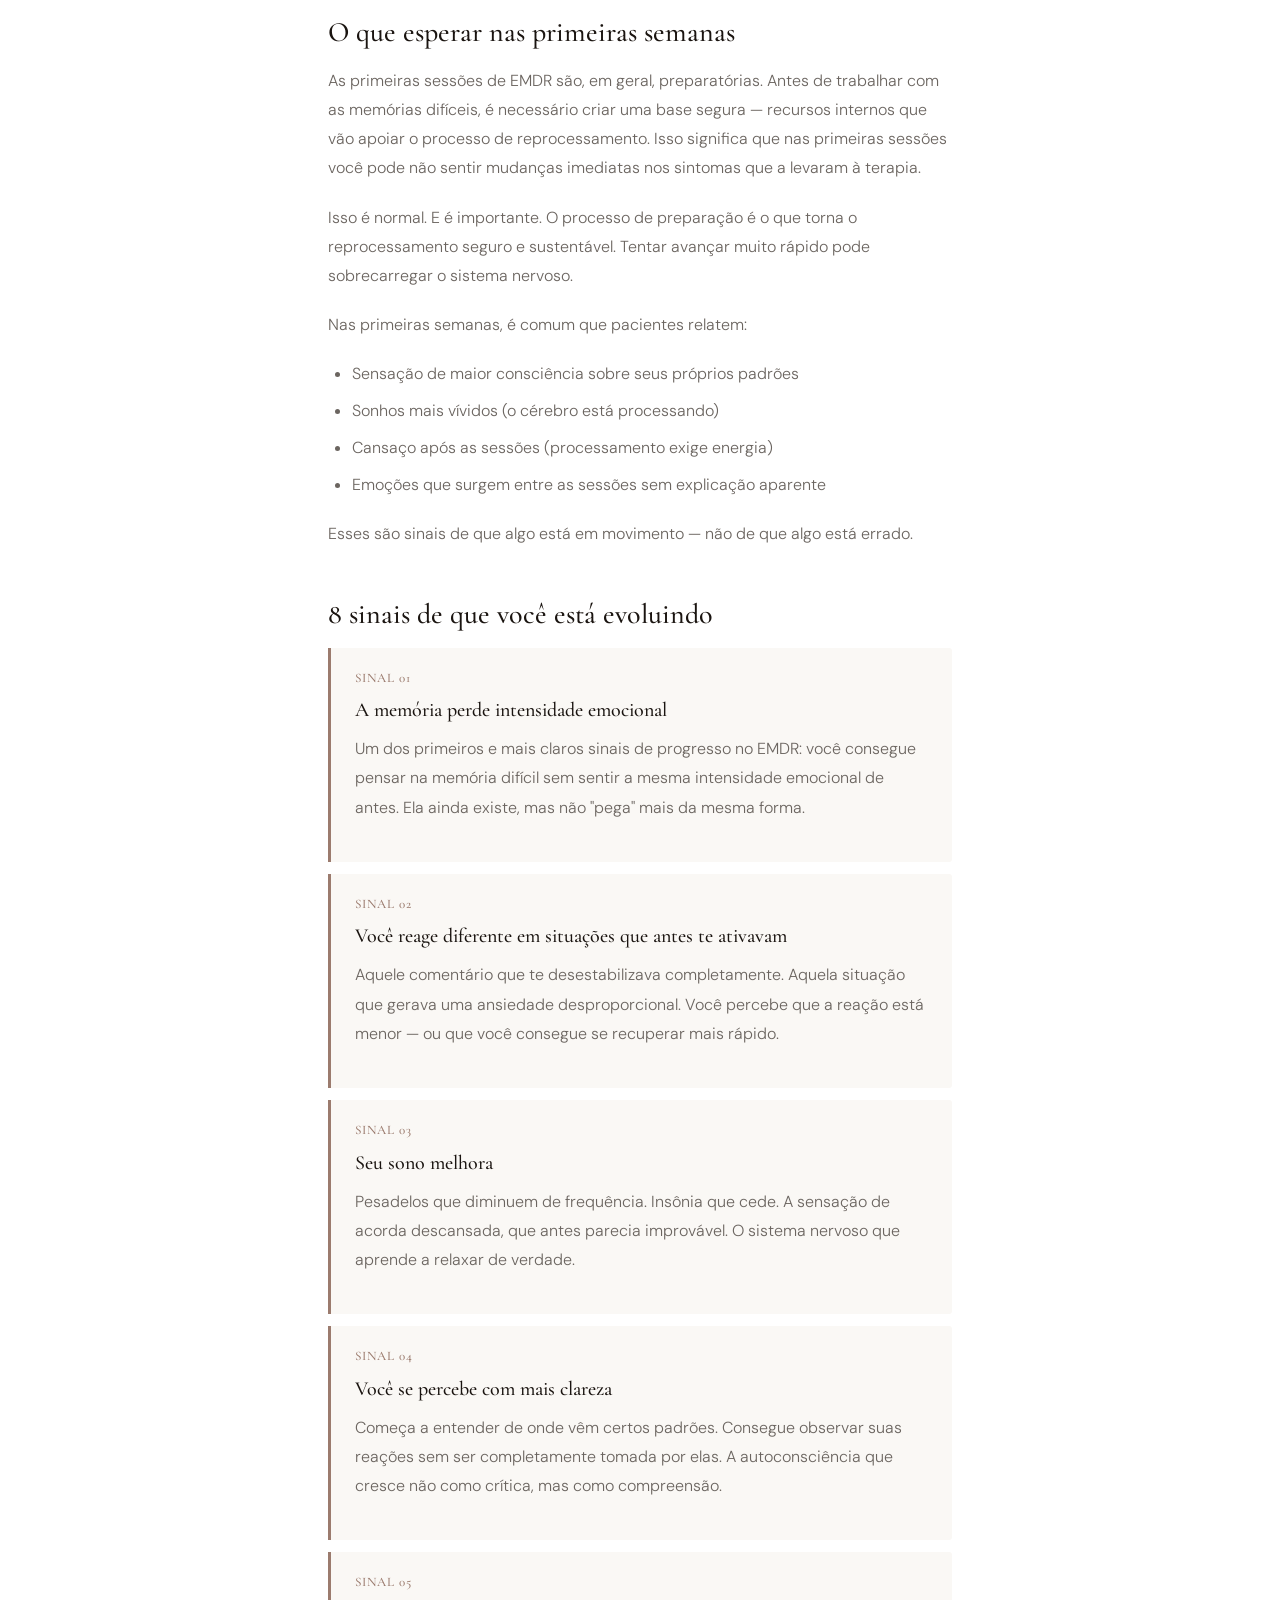
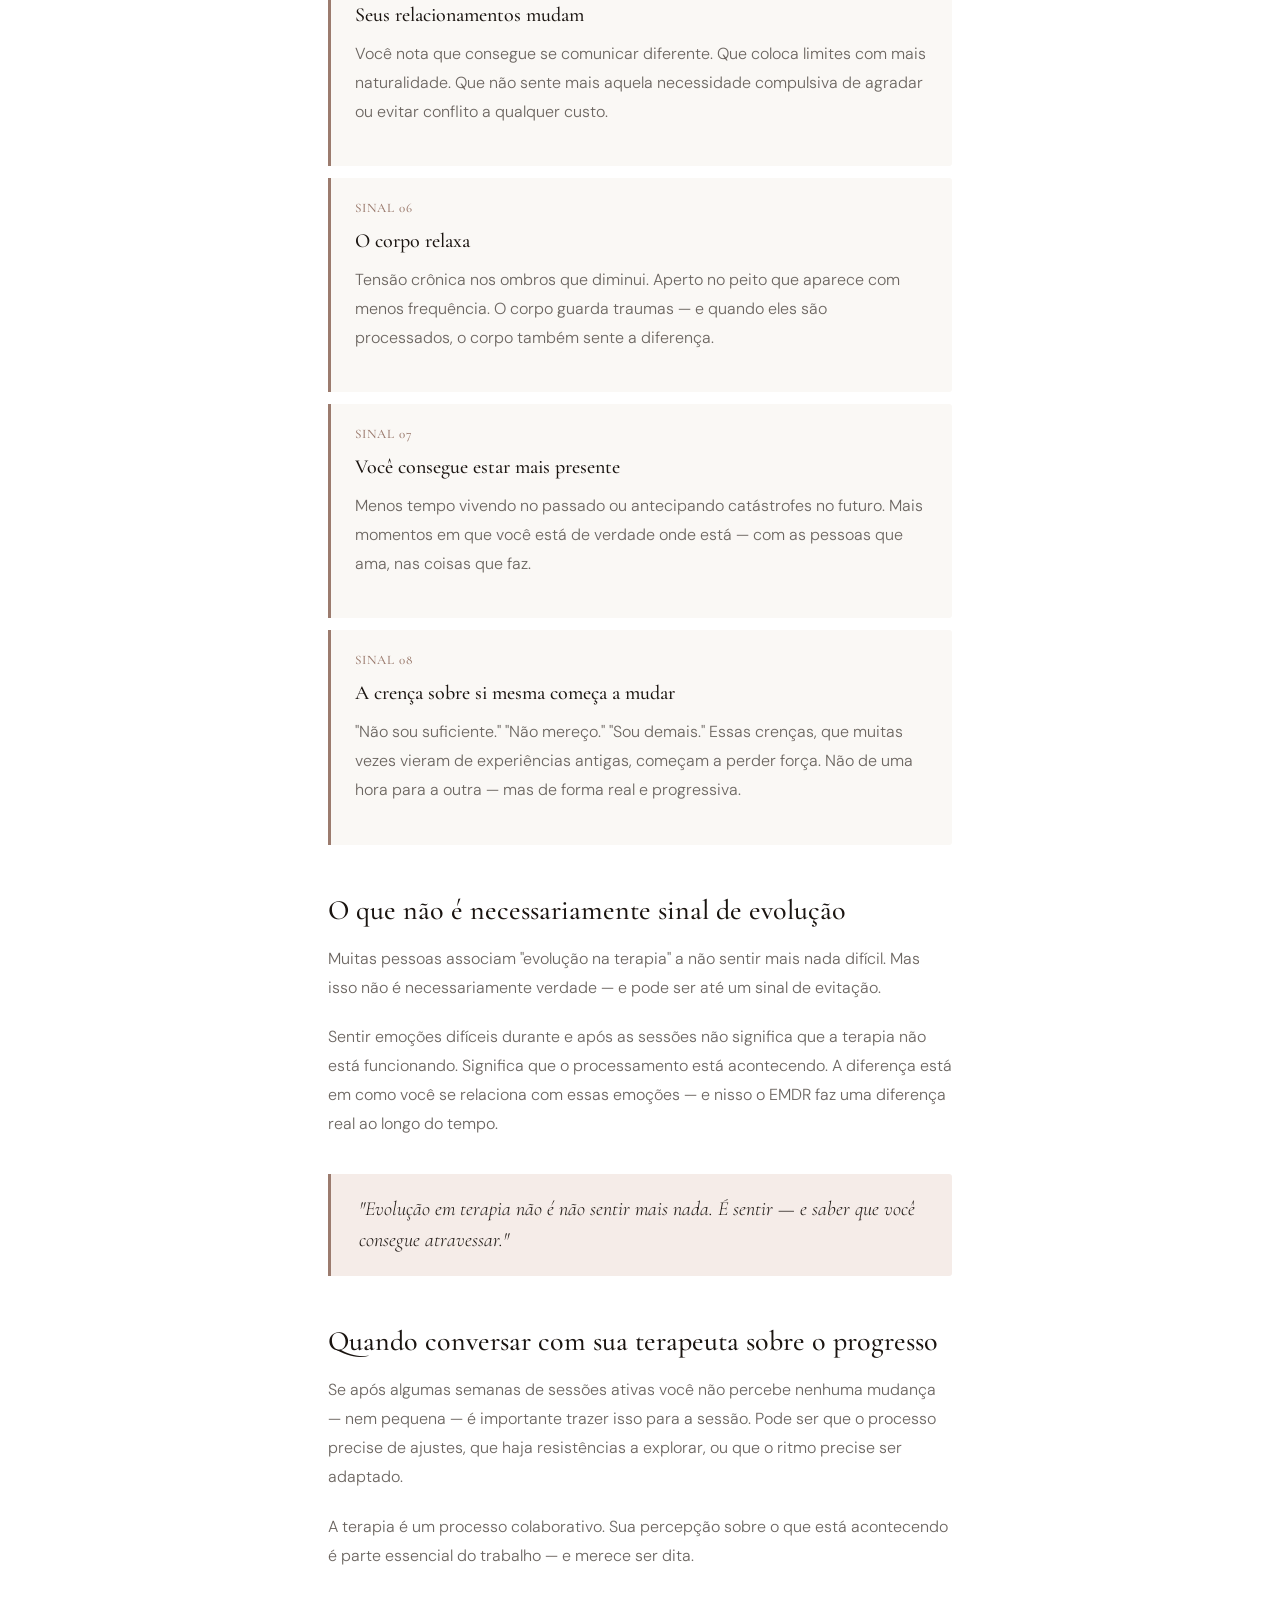
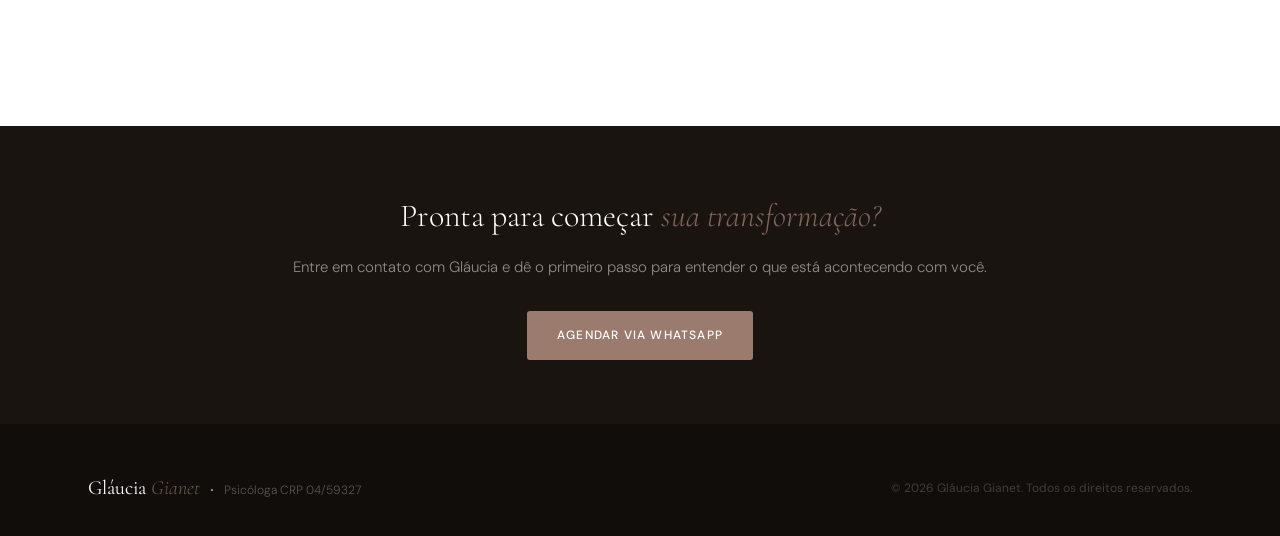
<file: artigo-3.html.html>
<!DOCTYPE html>
<html lang="pt-BR">
<head>
  <meta charset="UTF-8"/>
  <meta name="viewport" content="width=device-width, initial-scale=1.0"/>
  <meta name="description" content="Como saber se você está evoluindo na terapia EMDR? Conheça os sinais reais de progresso e o que esperar nas primeiras semanas de tratamento."/>
  <title>Como sei se estou evoluindo na terapia EMDR? | Blog</title>
  <link rel="preconnect" href="https://fonts.googleapis.com"/>
  <link rel="preconnect" href="https://fonts.gstatic.com" crossorigin/>
  <link href="https://fonts.googleapis.com/css2?family=Cormorant+Garamond:ital,wght@0,300;0,400;0,500;0,600;1,300;1,400&family=DM+Sans:wght@300;400;500&display=swap" rel="stylesheet"/>
  <style>
    *,*::before,*::after{box-sizing:border-box;margin:0;padding:0}
    :root{color-scheme:light only;}
    html,body{color-scheme:light only!important;background-color:#FFFFFF!important}
    :root{--bg:#FFFFFF;--bg-alt:#FAF8F5;--bg-dark:#1A1410;--accent:#9B7B6E;--accent-lt:#F5ECE8;--accent-dk:#7A5F54;--text:#1A1410;--text-muted:#6B6560;--text-light:#9A9390;--border:#EDE5E0;--ff-d:'Cormorant Garamond',Georgia,serif;--ff-b:'DM Sans',system-ui,sans-serif;--max:1200px;}
    html{scroll-behavior:smooth}
    body{font-family:var(--ff-b);color:var(--text)!important;background:#FFFFFF!important;line-height:1.6;-webkit-font-smoothing:antialiased}
    img{display:block;max-width:100%}
    a{text-decoration:none;color:inherit}
    .wrap{max-width:var(--max);margin:0 auto;padding:0 48px}
    .btn{display:inline-flex;align-items:center;gap:8px;padding:15px 30px;font-family:var(--ff-b);font-size:12px;font-weight:500;letter-spacing:1.2px;text-transform:uppercase;transition:all .22s;cursor:pointer;border:none;border-radius:3px}
    .btn--p{background:var(--accent);color:#fff}
    .btn--p:hover{background:var(--accent-dk)}
    .nav{position:fixed;top:0;left:0;right:0;z-index:100;background:rgba(255,255,255,.97)!important;backdrop-filter:blur(12px);border-bottom:1px solid var(--border);transition:box-shadow .3s}
    .nav.sc{box-shadow:0 4px 24px rgba(0,0,0,.06)}
    .nav-in{display:flex;align-items:center;justify-content:space-between;height:72px;max-width:var(--max);margin:0 auto;padding:0 48px}
    .nav-logo{font-family:var(--ff-d);font-size:22px;font-weight:500;color:var(--text)!important}
    .nav-logo em{font-style:italic;font-weight:300;color:var(--accent)}
    .nav-crp{font-size:10px;color:var(--text-light);letter-spacing:.4px;margin-top:1px}
    .nav-links{display:flex;align-items:center;gap:28px;list-style:none}
    .nav-links a{font-size:11px;font-weight:500;letter-spacing:1px;text-transform:uppercase;color:var(--text-muted);transition:color .2s}
    .nav-links a:hover{color:var(--accent)}
    .nav-cta{background:var(--accent)!important;color:#fff!important;padding:9px 20px;border-radius:3px}
    .art-hero{padding:140px 0 64px;background:var(--bg-alt)!important;text-align:center}
    .art-tag{display:inline-block;font-size:10px;font-weight:500;text-transform:uppercase;letter-spacing:2px;color:var(--accent);background:var(--accent-lt);padding:6px 14px;border-radius:2px;margin-bottom:20px}
    .art-date{font-size:12px;color:var(--text-light);margin-bottom:20px}
    .art-title{font-family:var(--ff-d);font-size:clamp(32px,4vw,54px);font-weight:400;line-height:1.15;color:var(--text)!important;max-width:760px;margin:0 auto 24px}
    .art-title em{font-style:italic;color:var(--accent);font-weight:300}
    .art-intro{font-size:18px;line-height:1.7;color:var(--text-muted);max-width:620px;margin:0 auto;font-weight:300}
    .art-img{max-height:520px;overflow:hidden}
    .art-img img{width:100%;height:520px;object-fit:cover;object-position:center 40%}
    .art-body{max-width:720px;margin:0 auto;padding:72px 48px}
    .art-body h2{font-family:var(--ff-d);font-size:28px;font-weight:500;color:var(--text)!important;margin:48px 0 16px;line-height:1.25}
    .art-body h3{font-family:var(--ff-d);font-size:22px;font-weight:500;color:var(--text)!important;margin:32px 0 12px}
    .art-body p{font-size:16px;line-height:1.82;color:var(--text-muted);margin-bottom:20px;font-weight:300}
    .art-body strong{font-weight:500;color:var(--text)}
    .art-body ul{margin:0 0 20px 24px}
    .art-body li{font-size:16px;line-height:1.82;color:var(--text-muted);margin-bottom:8px;font-weight:300}
    .art-quote{border-left:3px solid var(--accent);padding:20px 28px;margin:36px 0;background:var(--accent-lt)!important;border-radius:0 3px 3px 0}
    .art-quote p{font-family:var(--ff-d);font-size:20px;font-style:italic;font-weight:300;color:var(--text)!important;margin:0;line-height:1.55}
    .sign-card{background:var(--bg-alt)!important;border-left:3px solid var(--accent);padding:20px 24px;margin:12px 0;border-radius:0 3px 3px 0}
    .sign-num{font-family:var(--ff-d);font-size:13px;font-weight:500;color:var(--accent);margin-bottom:6px;text-transform:uppercase;letter-spacing:1px}
    .sign-title{font-family:var(--ff-d);font-size:20px;font-weight:500;color:var(--text)!important;margin-bottom:8px}
    .sign-text{font-size:14px;line-height:1.72;color:var(--text-muted);font-weight:300;margin:0}
    .art-cta{background:var(--bg-dark)!important;padding:64px 48px;text-align:center;margin-top:64px}
    .art-cta h3{font-family:var(--ff-d);font-size:32px;font-weight:300;color:#fff!important;margin-bottom:14px}
    .art-cta h3 em{font-style:italic;color:rgba(155,123,110,.8)}
    .art-cta p{font-size:15px;color:rgba(255,255,255,.5);margin-bottom:32px;font-weight:300}
    .art-back{display:flex;align-items:center;gap:8px;font-size:12px;font-weight:500;text-transform:uppercase;letter-spacing:1px;color:var(--text-muted);margin-bottom:0}
    .art-back:hover{color:var(--accent)}
    .footer{background:#110D0B!important;padding:48px 0 32px}
    .foot-in{display:flex;justify-content:space-between;align-items:center}
    .foot-name{font-family:var(--ff-d);font-size:20px;font-weight:400;color:#fff!important}
    .foot-name em{font-style:italic;font-weight:300;color:rgba(155,123,110,.7)}
    .foot-copy{font-size:12px;color:rgba(255,255,255,.2)}
    .wpp-f{position:fixed;bottom:28px;right:28px;z-index:90;width:54px;height:54px;border-radius:50%;background:#25D366;display:flex;align-items:center;justify-content:center;box-shadow:0 8px 24px rgba(37,211,102,.3);transition:transform .2s}
    .wpp-f:hover{transform:scale(1.1)}
    .wpp-f svg{width:26px;height:26px;fill:#fff}
    @media(max-width:768px){.wrap{padding:0 24px}.nav-in{padding:0 24px}.nav-links{display:none}.art-body{padding:48px 24px}.art-hero{padding:110px 24px 48px}.art-cta{padding:48px 24px}.foot-in{flex-direction:column;gap:12px;text-align:center}}
  </style>
</head>
<body>
<nav class="nav" id="nav">
  <div class="nav-in">
    <div>
      <a href="/index.html" class="nav-logo">Gláucia <em>Gianet</em></a>
      <p class="nav-crp">Psicóloga · CRP 04/59327</p>
    </div>
    <ul class="nav-links">
      <li><a href="/index.html#emdr">EMDR</a></li>
      <li><a href="/index.html#servicos">Serviços</a></li>
      <li><a href="/index.html#sobre">Sobre</a></li>
      <li><a href="/index.html#avaliacoes">Avaliações</a></li>
      <li><a href="/index.html#blog">Blog</a></li>
      <li><a href="https://wa.me/5531997834890?text=Olá%2C%20Gláucia.%20Vi%20seu%20site%20e%20gostaria%20de%20saber%20mais%20sobre%20o%20atendimento." target="_blank" class="nav-cta">Agendar</a></li>
    </ul>
  </div>
</nav>

<section class="art-hero">
  <div class="wrap">
    <span class="art-tag">Transformação</span>
    <div class="art-date">Março de 2026</div>
    <h1 class="art-title">Como sei se estou evoluindo na <em>terapia EMDR?</em></h1>
    <p class="art-intro">Sinais reais de progresso que pacientes relatam ao longo do processo, e o que esperar nas primeiras semanas de tratamento.</p>
  </div>
</section>

<div class="art-img">
  <img src="/img/img-8.jpg" alt="Evolução na terapia EMDR"/>
</div>

<div class="art-body">
  <a href="/index.html#blog" class="art-back">← Voltar ao blog</a>

  <h2>Uma pergunta que todo paciente faz</h2>
  <p>"Como vou saber se está funcionando?" É uma das perguntas mais comuns nos primeiros meses de terapia EMDR. E faz todo sentido — quando você está dentro do processo, nem sempre é fácil perceber as mudanças que estão acontecendo.</p>
  <p>A evolução na terapia raramente é linear ou dramática. Ela acontece de forma gradual, às vezes quase imperceptível no dia a dia — e por isso muitas pessoas subestimam o quanto já avançaram. Este artigo reúne os sinais mais comuns de progresso que pacientes relatam ao longo do processo com EMDR.</p>

  <div class="art-quote"><p>"A terapia não é uma linha reta. Mas quando você olha para trás, percebe o quanto já caminhou."</p></div>

  <h2>O que esperar nas primeiras semanas</h2>
  <p>As primeiras sessões de EMDR são, em geral, preparatórias. Antes de trabalhar com as memórias difíceis, é necessário criar uma base segura — recursos internos que vão apoiar o processo de reprocessamento. Isso significa que nas primeiras sessões você pode não sentir mudanças imediatas nos sintomas que a levaram à terapia.</p>
  <p>Isso é normal. E é importante. O processo de preparação é o que torna o reprocessamento seguro e sustentável. Tentar avançar muito rápido pode sobrecarregar o sistema nervoso.</p>
  <p>Nas primeiras semanas, é comum que pacientes relatem:</p>
  <ul>
    <li>Sensação de maior consciência sobre seus próprios padrões</li>
    <li>Sonhos mais vívidos (o cérebro está processando)</li>
    <li>Cansaço após as sessões (processamento exige energia)</li>
    <li>Emoções que surgem entre as sessões sem explicação aparente</li>
  </ul>
  <p>Esses são sinais de que algo está em movimento — não de que algo está errado.</p>

  <h2>8 sinais de que você está evoluindo</h2>

  <div class="sign-card">
    <div class="sign-num">Sinal 01</div>
    <div class="sign-title">A memória perde intensidade emocional</div>
    <p class="sign-text">Um dos primeiros e mais claros sinais de progresso no EMDR: você consegue pensar na memória difícil sem sentir a mesma intensidade emocional de antes. Ela ainda existe, mas não "pega" mais da mesma forma.</p>
  </div>

  <div class="sign-card">
    <div class="sign-num">Sinal 02</div>
    <div class="sign-title">Você reage diferente em situações que antes te ativavam</div>
    <p class="sign-text">Aquele comentário que te desestabilizava completamente. Aquela situação que gerava uma ansiedade desproporcional. Você percebe que a reação está menor — ou que você consegue se recuperar mais rápido.</p>
  </div>

  <div class="sign-card">
    <div class="sign-num">Sinal 03</div>
    <div class="sign-title">Seu sono melhora</div>
    <p class="sign-text">Pesadelos que diminuem de frequência. Insônia que cede. A sensação de acorda descansada, que antes parecia improvável. O sistema nervoso que aprende a relaxar de verdade.</p>
  </div>

  <div class="sign-card">
    <div class="sign-num">Sinal 04</div>
    <div class="sign-title">Você se percebe com mais clareza</div>
    <p class="sign-text">Começa a entender de onde vêm certos padrões. Consegue observar suas reações sem ser completamente tomada por elas. A autoconsciência que cresce não como crítica, mas como compreensão.</p>
  </div>

  <div class="sign-card">
    <div class="sign-num">Sinal 05</div>
    <div class="sign-title">Seus relacionamentos mudam</div>
    <p class="sign-text">Você nota que consegue se comunicar diferente. Que coloca limites com mais naturalidade. Que não sente mais aquela necessidade compulsiva de agradar ou evitar conflito a qualquer custo.</p>
  </div>

  <div class="sign-card">
    <div class="sign-num">Sinal 06</div>
    <div class="sign-title">O corpo relaxa</div>
    <p class="sign-text">Tensão crônica nos ombros que diminui. Aperto no peito que aparece com menos frequência. O corpo guarda traumas — e quando eles são processados, o corpo também sente a diferença.</p>
  </div>

  <div class="sign-card">
    <div class="sign-num">Sinal 07</div>
    <div class="sign-title">Você consegue estar mais presente</div>
    <p class="sign-text">Menos tempo vivendo no passado ou antecipando catástrofes no futuro. Mais momentos em que você está de verdade onde está — com as pessoas que ama, nas coisas que faz.</p>
  </div>

  <div class="sign-card">
    <div class="sign-num">Sinal 08</div>
    <div class="sign-title">A crença sobre si mesma começa a mudar</div>
    <p class="sign-text">"Não sou suficiente." "Não mereço." "Sou demais." Essas crenças, que muitas vezes vieram de experiências antigas, começam a perder força. Não de uma hora para a outra — mas de forma real e progressiva.</p>
  </div>

  <h2>O que não é necessariamente sinal de evolução</h2>
  <p>Muitas pessoas associam "evolução na terapia" a não sentir mais nada difícil. Mas isso não é necessariamente verdade — e pode ser até um sinal de evitação.</p>
  <p>Sentir emoções difíceis durante e após as sessões não significa que a terapia não está funcionando. Significa que o processamento está acontecendo. A diferença está em como você se relaciona com essas emoções — e nisso o EMDR faz uma diferença real ao longo do tempo.</p>

  <div class="art-quote"><p>"Evolução em terapia não é não sentir mais nada. É sentir — e saber que você consegue atravessar."</p></div>

  <h2>Quando conversar com sua terapeuta sobre o progresso</h2>
  <p>Se após algumas semanas de sessões ativas você não percebe nenhuma mudança — nem pequena — é importante trazer isso para a sessão. Pode ser que o processo precise de ajustes, que haja resistências a explorar, ou que o ritmo precise ser adaptado.</p>
  <p>A terapia é um processo colaborativo. Sua percepção sobre o que está acontecendo é parte essencial do trabalho — e merece ser dita.</p>
</div>

<div class="art-cta">
  <div class="wrap">
    <h3>Pronta para começar <em>sua transformação?</em></h3>
    <p>Entre em contato com Gláucia e dê o primeiro passo para entender o que está acontecendo com você.</p>
    <a href="https://wa.me/5531997834890?text=Olá%2C%20Gláucia.%20Li%20o%20artigo%20sobre%20evolução%20no%20EMDR%20e%20gostaria%20de%20saber%20mais%20sobre%20o%20atendimento." target="_blank" class="btn btn--p">Agendar via WhatsApp</a>
  </div>
</div>

<footer class="footer">
  <div class="wrap">
    <div class="foot-in">
      <div class="foot-name">Gláucia <em>Gianet</em> &nbsp;·&nbsp; <span style="font-family:var(--ff-b);font-size:12px;color:rgba(255,255,255,.3);font-weight:300">Psicóloga CRP 04/59327</span></div>
      <p class="foot-copy">© 2026 Gláucia Gianet. Todos os direitos reservados.</p>
    </div>
  </div>
</footer>

<a href="https://wa.me/5531997834890" target="_blank" class="wpp-f" aria-label="WhatsApp">
  <svg viewBox="0 0 24 24"><path d="M17.472 14.382c-.297-.149-1.758-.867-2.03-.967-.273-.099-.471-.148-.67.15-.197.297-.767.966-.94 1.164-.173.199-.347.223-.644.075-.297-.15-1.255-.463-2.39-1.475-.883-.788-1.48-1.761-1.653-2.059-.173-.297-.018-.458.13-.606.134-.133.298-.347.446-.52.149-.174.198-.298.298-.497.099-.198.05-.371-.025-.52-.075-.149-.669-1.612-.916-2.207-.242-.579-.487-.5-.669-.51-.173-.008-.371-.01-.57-.01-.198 0-.52.074-.792.372-.272.297-1.04 1.016-1.04 2.479 0 1.462 1.065 2.875 1.213 3.074.149.198 2.096 3.2 5.077 4.487.709.306 1.262.489 1.694.625.712.227 1.36.195 1.871.118.571-.085 1.758-.719 2.006-1.413.248-.694.248-1.289.173-1.413-.074-.124-.272-.198-.57-.347m-5.421 7.403h-.004a9.87 9.87 0 01-5.031-1.378l-.361-.214-3.741.982.998-3.648-.235-.374a9.86 9.86 0 01-1.51-5.26c.001-5.45 4.436-9.884 9.888-9.884 2.64 0 5.122 1.03 6.988 2.898a9.825 9.825 0 012.893 6.994c-.003 5.45-4.437 9.884-9.885 9.884m8.413-18.297A11.815 11.815 0 0012.05 0C5.495 0 .16 5.335.157 11.892c0 2.096.547 4.142 1.588 5.945L.057 24l6.305-1.654a11.882 11.882 0 005.683 1.448h.005c6.554 0 11.89-5.335 11.893-11.893a11.821 11.821 0 00-3.48-8.413z"/></svg>
</a>
<script>const nv=document.getElementById('nav');window.addEventListener('scroll',()=>nv.classList.toggle('sc',window.scrollY>40));</script>
</body>
</html>
</file>
